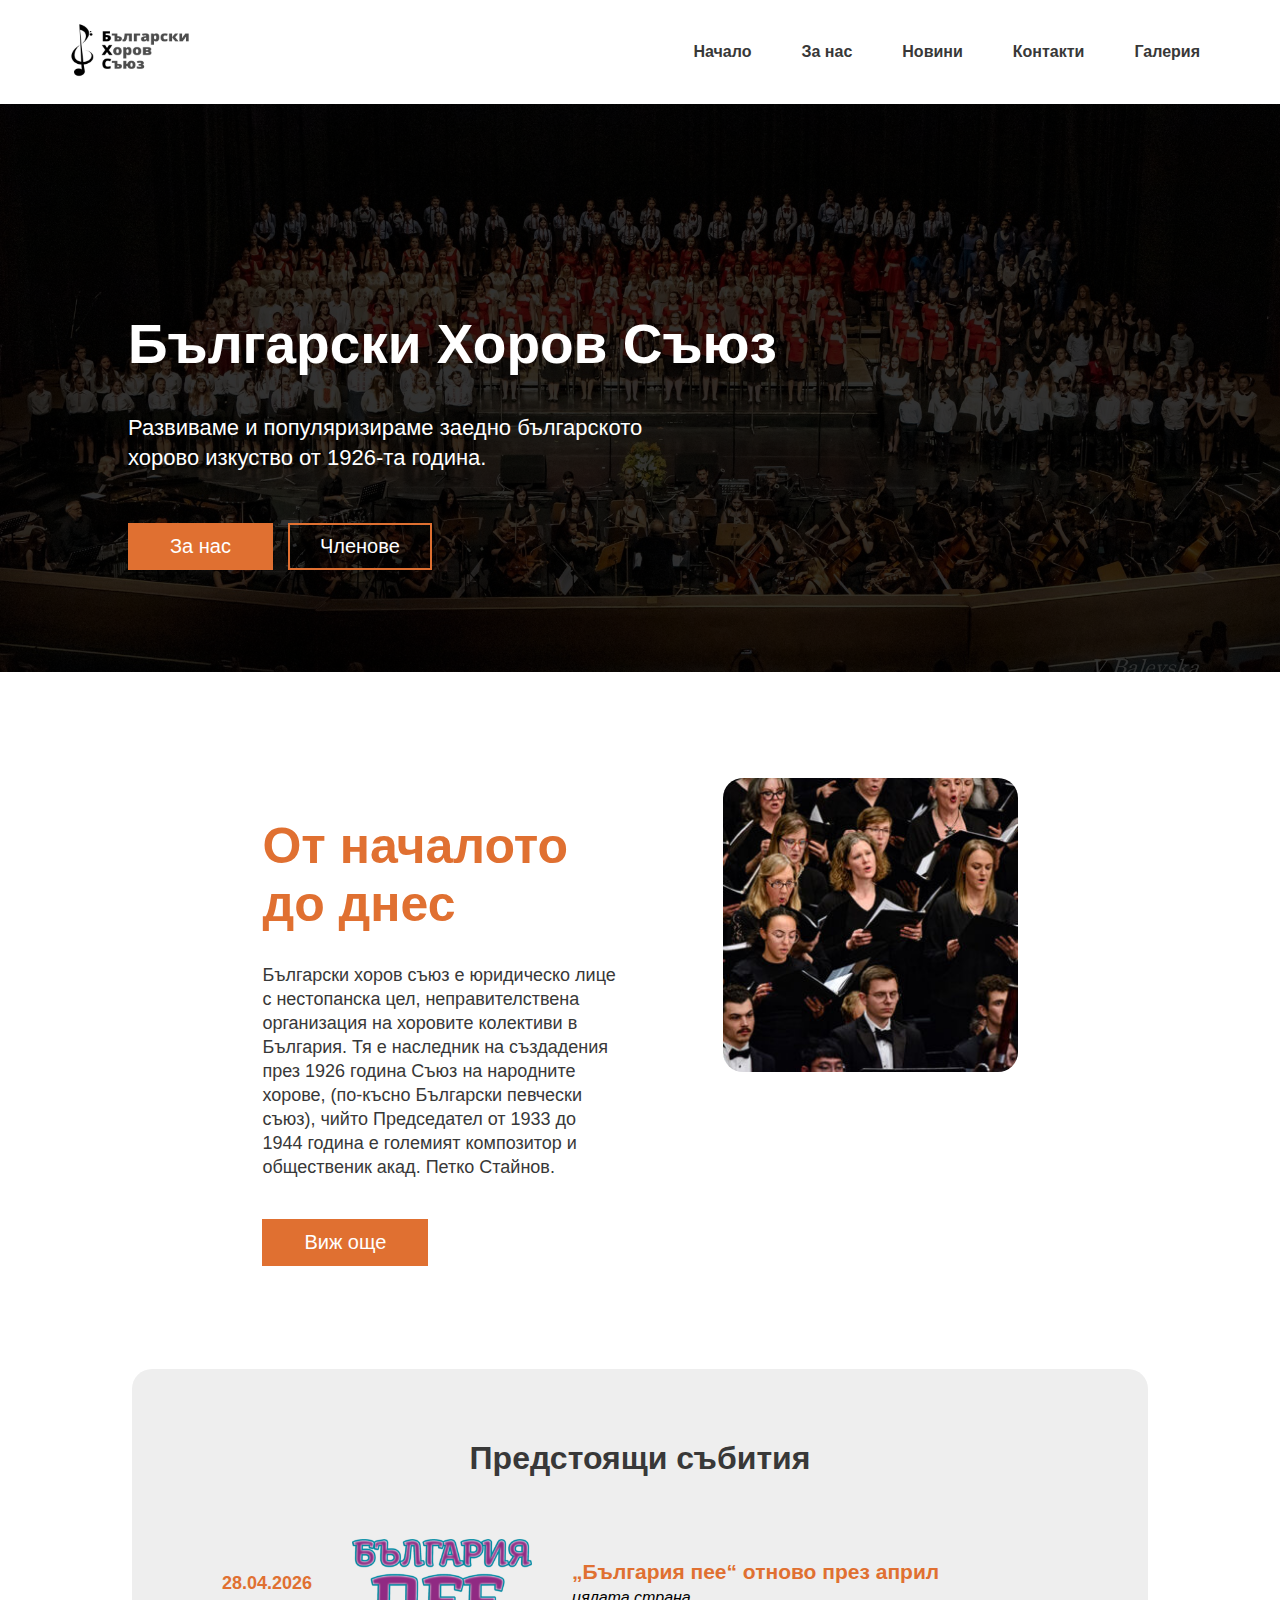
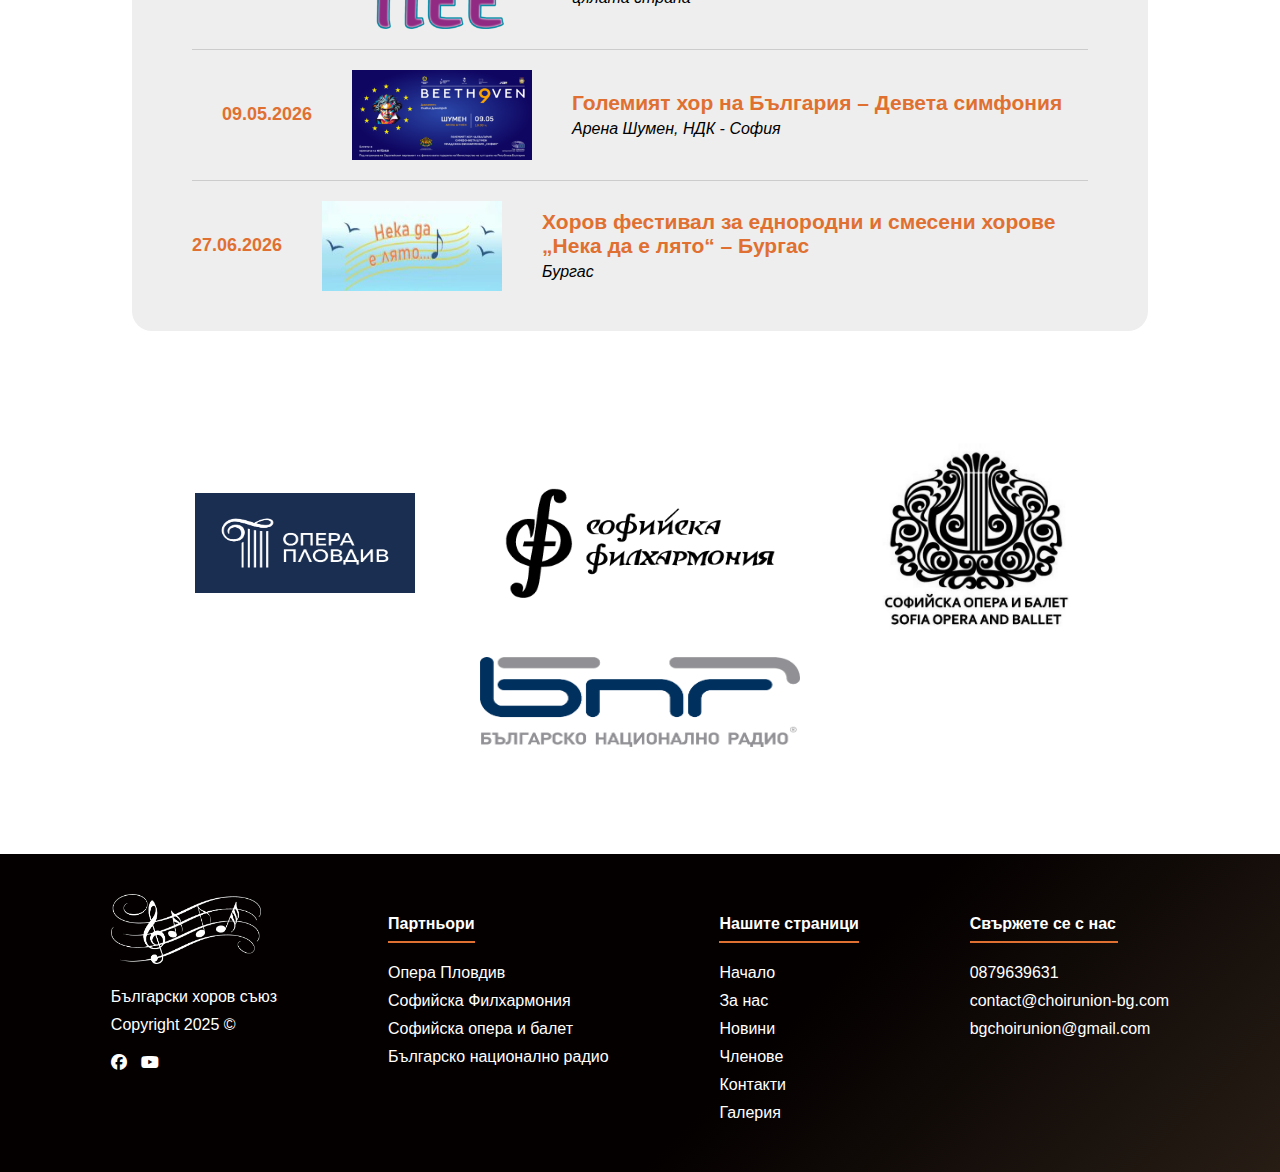
<file: index.html>
<!DOCTYPE html>
<html lang="en">
<head>
	<meta charset="UTF-8">
	<meta name="viewport" content="width=device-width, initial-scale=1.0">
	<meta name="description" content="Официален сайт на Български хоров съюз. Обединяваме и развиваме хоровата общност в България чрез фестивали, обучения и съхранение на музикалните традиции.">
	<title>Български хоров съюз</title>
	<link rel="stylesheet" href="style.css">
	<link rel="stylesheet" href="https://cdnjs.cloudflare.com/ajax/libs/font-awesome/6.5.1/css/all.min.css">
	<link rel="icon" type="image/png" href="images/note_icon.png">
</head>
<body>
	<div class="nav-bar">
		<a href="index.html"><img src="images/logo.jpg" alt="Български Хоров Съюз лого" class="logo"></a>
		<ul class="menu">
			<li class="menu-item"><a href="index.html" class="menu-link">Начало</a></li>
			<li class="menu-item"><a href="zanas.html" class="menu-link">За нас</a></li>
			<li class="menu-item"><a href="novini.html" class="menu-link">Новини</a></li>
			<li class="menu-item"><a href="kontakti.html" class="menu-link">Контакти</a></li>
			<li class="menu-item"><a href="galeriq.html" class="menu-link">Галерия</a></li>
		</ul>
	</div>
	<div class="hero-section">
		<img src="images/background-img3.jpg" alt="Български Хоров Съюз" class="hero-img">
		<div class="hero-text">
			<h1 class="hero-title">Български Хоров Съюз</h1>
			<p class="hero-paragraph">Развиваме и популяризираме заедно българското<br>хорово изкуство от 1926-та година.</p>
			<div class="hero-buttons">
				<a href="zanas.html"><input type="button" value="За нас" class="hero-button1"></a>
				<a href="chlenove.html"><input type="button" value="Членове" class="hero-button2"></a>
			</div>
		</div>
	</div>
	<div class="first-section">
		<div class="first-left">
			<h1 class="first-title">От началото до днес</h1>
			<p class="first-paragraph">Български хоров съюз е юридическо лице с нестопанска цел, неправителствена организация на хоровите колективи в България. Тя е наследник на създадения през 1926 година Съюз на народните хорове, (по-късно Български певчески съюз), чийто Председател от 1933 до 1944 година е големият композитор и общественик акад. Петко Стайнов.</p>
			<a href="zanas.html"><input type="button" value="Виж още" class="first-button"></a>
		</div>
		<img src="images/choir-img.jpg" alt="Хор" class="first-right-img">
	</div>
	<div class="second-section">
		<h1 class="predstoqshti-title">Предстоящи събития</h1>
		<div class="predstoqshti-row">
			<div class="date">
				<p class="subitie-date">28.04.2026</p>
			</div>
			<img src="images/plakat-2.png" alt="България пее" class="predstoqshti-img">
			<div class="predstoqshti-col3">
				<p class="subitie-title">„България пее“ отново през април</p>
				<p class="subitie-location"><i>цялата страна</i></p>
			</div>
		</div>
		<hr>
		<div class="predstoqshti-row">
			<div class="date">
				<p class="subitie-date">09.05.2026</p>
			</div>
			<img src="images/beethoven.png" alt="Девета симфония" class="predstoqshti-img">
			<div class="predstoqshti-col3">
				<p class="subitie-title">Големият хор на България – Девета симфония</p>
				<p class="subitie-location"><i>Арена Шумен, НДК - София</i></p>
			</div>
		</div>
		<hr>
		<div class="predstoqshti-row">
			<div class="date">
				<p class="subitie-date">27.06.2026</p>
			</div>
			<img src="images/neka-da-e-lqto.jpg" alt="Нека да е лято" class="predstoqshti-img">
			<div class="predstoqshti-col3">
				<p class="subitie-title">Хоров фестивал за еднородни и смесени хорове „Нека да е лято“ – Бургас</p>
				<p class="subitie-location"><i>Бургас</i></p>
			</div>
		</div>
	</div>
	<div class="third-section">
		<a href="https://operaplovdiv.bg/" target="_blank"><img src="images/opera-plovdiv.png" alt="Опера Пловдив" width="220px" height="100px"></a>
		<a href="https://sofiaphilharmonic.com/" target="_blank"><img src="images/sofiiska-filharmoniq.png" alt="Софийска Филхармония" width="270px" height="110px"></a>
		<a href="https://www.operasofia.bg/" target="_blank"><img src="images/sofiiska-opera-i-balet.jpg" alt="Софийска опера и балет" width="220px" height="220px"></a>
		<a href="https://bnr.bg/" target="_blank"><img src="images/bnr.png" alt="Българско Национално Радио" width="320px" height="90px"></a>
	</div>

	<div class="footer">
		<div class="sec-1">
			<img src="images/notes.png" alt="ноти" class="footer-logo">
			<div class="copyright">
				<p class="copyright-text">Български хоров съюз</p>
				<p class="copyright-text">Copyright 2025 &copy;</p>
			</div>
			<div class="footer-socials">
				<a href="https://www.facebook.com/bgchoirunion/?locale=bg_BG" target="_blaknk" id="facebook"><i class="fa-brands fa-facebook"></i></a>
				<a href="https://www.youtube.com/channel/UC4rZUtNsXGR4w4XXzXcRNqg" target="_blaknk" id="youtube"><i class="fa-brands fa-youtube"></i></a>
			</div>
		</div>

		<div class="sec-2">
			<h4 class="footer-titles" id="partniori-text">Партньори</h4>
			<div class="partniori">
				<a href="https://operaplovdiv.bg/" target="_blank" class="footer-link">Опера Пловдив<a>
				<a href="https://sofiaphilharmonic.com/" target="_blank" class="footer-link">Софийска Филхармония</a>
				<a href="https://www.operasofia.bg/" target="_blank" class="footer-link">Софийска опера и балет</a>
				<a href="https://bnr.bg/" target="_blank" class="footer-link">Българско национално радио</a>
			</div>
		</div>

		<div class="sec-3">
			<h4 class="footer-titles">Нашите страници</h4>
			<div class="stranici">
				<a href="index.html" class="footer-link">Начало</a>
				<a href="zanas.html" class="footer-link">За нас</a>
				<a href="novini.html" class="footer-link">Новини</a>
				<a href="chlenove.html" class="footer-link">Членове</a>
				<a href="kontakti.html" class="footer-link">Контакти</a>
				<a href="galeriq.html" class="footer-link">Галерия</a>
			</div>
		</div>

		<div class="sec-4">
			<h4 class="footer-titles" id="kontakti-text">Свържете се с нас</h4>
			<div class="kontakti">
				<p class="copyright-text">0879639631</p>
				<p class="copyright-text">contact@choirunion-bg.com</p>
				<p class="copyright-text">bgchoirunion@gmail.com</p>
			</div>
		</div>
	</div>
</body>
</html>
</file>
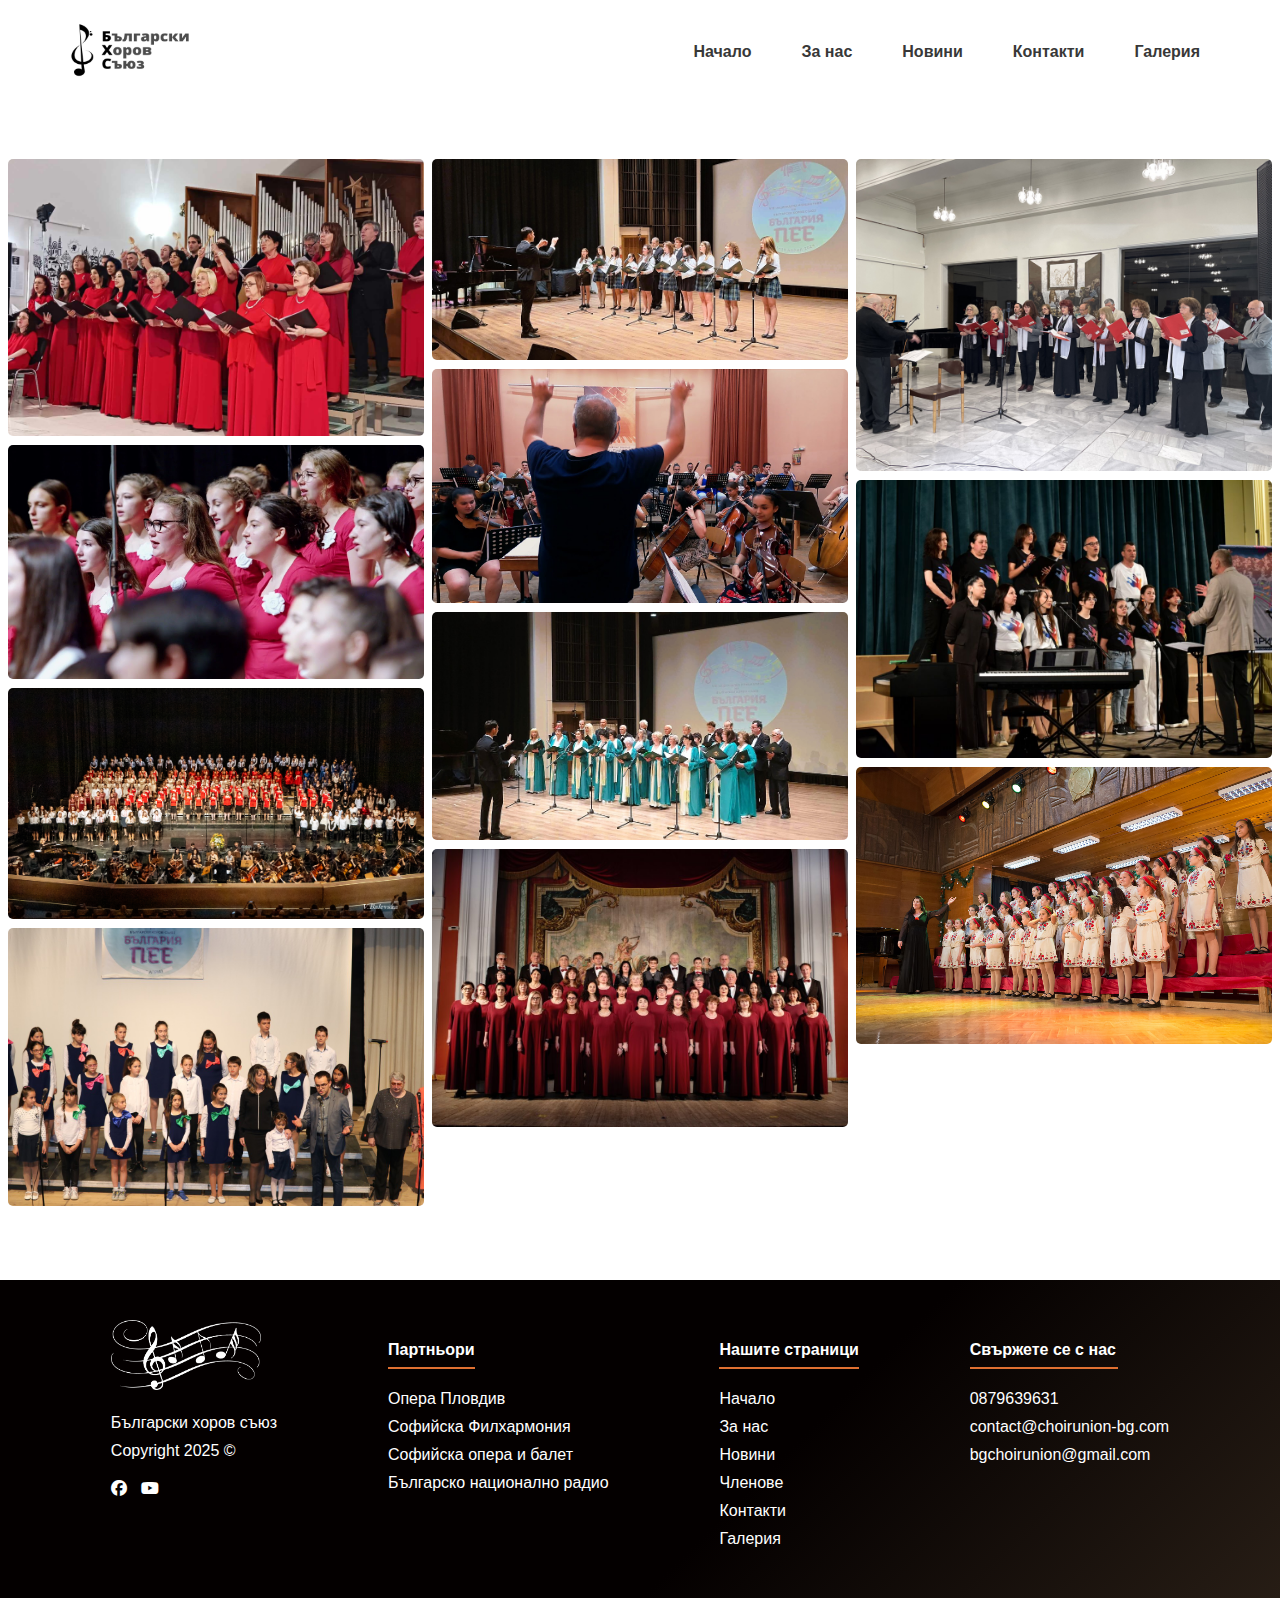
<file: galeriq.html>
<!DOCTYPE html>
<html lang="en">
<head>
	<meta charset="UTF-8">
	<meta name="viewport" content="width=device-width, initial-scale=1.0">
	<meta name="description" content="Разгледайте галерията на Българския хоров съюз. Уловени моменти от концерти, национални събори и прегледи на хоровото изкуство в България от 1926 г. до днес.">
	<title>Галерия | Български хоров съюз</title>
	<link rel="stylesheet" href="style.css">
	<link rel="stylesheet" href="https://cdnjs.cloudflare.com/ajax/libs/font-awesome/6.5.1/css/all.min.css">
	<link rel="icon" type="image/png" href="images/note_icon.png">
</head>
<body>
	<div class="nav-bar">
		<a href="index.html"><img src="images/logo.jpg" alt="Български Хоров Съюз лого" class="logo"></a>
		<ul class="menu">
			<li class="menu-item"><a href="index.html" class="menu-link">Начало</a></li>
			<li class="menu-item"><a href="zanas.html" class="menu-link">За нас</a></li>
			<li class="menu-item"><a href="novini.html" class="menu-link">Новини</a></li>
			<li class="menu-item"><a href="kontakti.html" class="menu-link">Контакти</a></li>
			<li class="menu-item"><a href="galeriq.html" class="menu-link">Галерия</a></li>
		</ul>
	</div>

	<div class="full-img" id="full-img1">
		<img id="full-img2" src="images/galeriq1.jpg" alt="България пее" />
		<span onclick="closeImg()">x</span>
	</div>

	<div class="galeriq">
		<div class="galeriq-row">
  			<div class="galeriq-column">
    			<img class="galeriq-img" src="images/galeriq1.jpg" alt="България пее" onclick="openImg(this.src)"/>

    			<img class="galeriq-img" src="images/galeriq2.jpg" alt="Български Хоров Съюз" onclick="openImg(this.src)"/>

    			<img class="galeriq-img" src="images/galeriq3.jpg" alt="Български Хоров Съюз" onclick="openImg(this.src)"/>

    			<img class="galeriq-img" src="images/galeriq4.jpg" alt="България пее" onclick="openImg(this.src)"/>
  			</div>
  			<div class="galeriq-column">
    			<img class="galeriq-img" src="images/galeriq5.jpg" alt="България пее" onclick="openImg(this.src)"/>

    			<img class="galeriq-img" src="images/galeriq6.jpg" alt="Български Хоров Съюз" onclick="openImg(this.src)"/>

    			<img class="galeriq-img" src="images/galeriq7.jpg" alt="Младежки хор Развитие и Смесен хор Орфей" onclick="openImg(this.src)"/>

    			<img class="galeriq-img" src="images/galeriq11.jpg" alt="Български Хоров Съюз" onclick="openImg(this.src)"/>
  			</div>
  			<div class="galeriq-column">
    			<img class="galeriq-img" src="images/galeriq8.jpg" alt="Български Хоров Съюз" onclick="openImg(this.src)"/>

    			<img class="galeriq-img" src="images/galeriq9.jpg" alt="България пее" onclick="openImg(this.src)"/>

    			<img class="galeriq-img" src="images/galeriq10.jpg" alt="България пее" onclick="openImg(this.src)"/>
  			</div>
		</div>
	</div>

	<div class="footer">
		<div class="sec-1">
			<img src="images/notes.png" alt="ноти" class="footer-logo">
			<div class="copyright">
				<p class="copyright-text">Български хоров съюз</p>
				<p class="copyright-text">Copyright 2025 &copy;</p>
			</div>
			<div class="footer-socials">
				<a href="https://www.facebook.com/bgchoirunion/?locale=bg_BG" target="_blaknk" id="facebook"><i class="fa-brands fa-facebook"></i></a>
				<a href="https://www.youtube.com/channel/UC4rZUtNsXGR4w4XXzXcRNqg" target="_blaknk" id="youtube"><i class="fa-brands fa-youtube"></i></a>
			</div>
		</div>

		<div class="sec-2">
			<h4 class="footer-titles" id="partniori-text">Партньори</h4>
			<div class="partniori">
				<a href="https://operaplovdiv.bg/" target="_blank" class="footer-link">Опера Пловдив<a>
				<a href="https://sofiaphilharmonic.com/" target="_blank" class="footer-link">Софийска Филхармония</a>
				<a href="https://www.operasofia.bg/" target="_blank" class="footer-link">Софийска опера и балет</a>
				<a href="https://bnr.bg/" target="_blank" class="footer-link">Българско национално радио</a>
			</div>
		</div>

		<div class="sec-3">
			<h4 class="footer-titles">Нашите страници</h4>
			<div class="stranici">
				<a href="index.html" class="footer-link">Начало</a>
				<a href="zanas.html" class="footer-link">За нас</a>
				<a href="novini.html" class="footer-link">Новини</a>
				<a href="chlenove.html" class="footer-link">Членове</a>
				<a href="kontakti.html" class="footer-link">Контакти</a>
				<a href="galeriq.html" class="footer-link">Галерия</a>
			</div>
		</div>

		<div class="sec-4">
			<h4 class="footer-titles" id="kontakti-text">Свържете се с нас</h4>
			<div class="kontakti">
				<p class="copyright-text">0879639631</p>
				<p class="copyright-text">contact@choirunion-bg.com</p>
				<p class="copyright-text">bgchoirunion@gmail.com</p>
			</div>
		</div>
	</div>

	<script>
		
		var fullimg1 = document.getElementById("full-img1");
		var fullimg2 = document.getElementById("full-img2");

		function openImg(img) {
			fullimg1.style.display = "flex";
			fullimg2.src = img;
		}

		function closeImg() {
			fullimg1.style.display = "none";
		}

	</script>

</body>
</html>
</file>
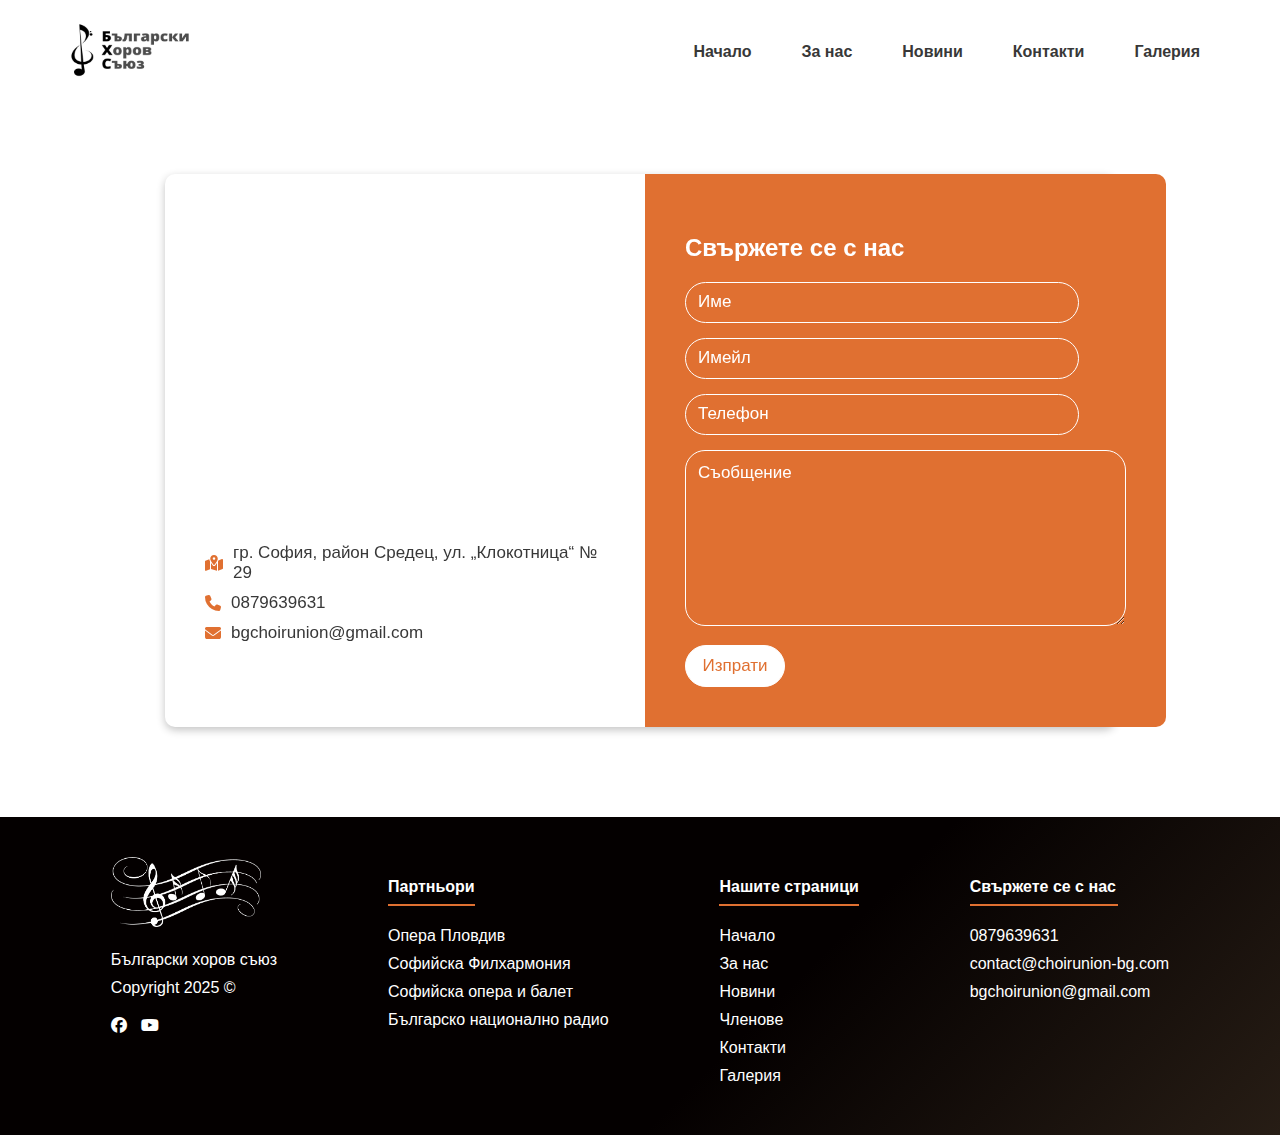
<file: kontakti.html>
<!DOCTYPE html>
<html lang="en">
<head>
	<meta charset="UTF-8">
	<meta name="viewport" content="width=device-width, initial-scale=1.0">
	<meta name="description" content="Свържете се с Българския хоров съюз. Информация за адрес, телефон и имейл за връзка с ръководството и регионалните представителства в страната.">
	<title>Контакти | Български хоров съюз</title>
	<link rel="stylesheet" href="style.css">
	<link rel="stylesheet" href="https://cdnjs.cloudflare.com/ajax/libs/font-awesome/6.5.1/css/all.min.css">
	<link rel="icon" type="image/png" href="images/note_icon.png">
</head>
<body>
	<div class="nav-bar">
		<a href="index.html"><img src="images/logo.jpg" alt="Български Хоров Съюз лого" class="logo"></a>
		<ul class="menu">
			<li class="menu-item"><a href="index.html" class="menu-link">Начало</a></li>
			<li class="menu-item"><a href="zanas.html" class="menu-link">За нас</a></li>
			<li class="menu-item"><a href="novini.html" class="menu-link">Новини</a></li>
			<li class="menu-item"><a href="kontakti.html" class="menu-link">Контакти</a></li>
			<li class="menu-item"><a href="galeriq.html" class="menu-link">Галерия</a></li>
		</ul>
	</div>

	<div class="contact">
		<div class="contact-info">
			<iframe src="https://www.google.com/maps/embed?pb=!1m18!1m12!1m3!1d2931.8089109558!2d23.31594651231971!3d42.70776677104229!2m3!1f0!2f0!3f0!3m2!1i1024!2i768!4f13.1!3m3!1m2!1s0x40aa855ef0cc13e1%3A0xb1332e7b3acc2997!2z0KHQvtGE0LjRjyDRhtC10L3RgtGK0YAsINGD0LsuIOKAntCa0LvQvtC60L7RgtC90LjRhtCw4oCcIDI5LCAxMjAyINCh0L7RhNC40Y8!5e0!3m2!1sbg!2sbg!4v1767307259501!5m2!1sbg!2sbg" width="400" height="250" style="border:0;" allowfullscreen="" loading="lazy" referrerpolicy="no-referrer-when-downgrade"></iframe>
			
			<div class="info-container">
				<div class="info">
					<i class="fa-solid fa-map-location-dot"></i>
					<p class="info-text">гр. София, район Средец, ул. „Клокотница“ № 29</p>
				</div>
				<div class="info">
					<i class="fa-solid fa-phone"></i>
					<p class="info-text">0879639631</p>
				</div>
				<div class="info">
					<i class="fa-solid fa-envelope"></i>
					<p class="info-text">bgchoirunion@gmail.com</p>
				</div>
			</div>
		</div>
		<div class="contact-form">
			<h2 class="contact-form-title">Свържете се с нас</h2>
			<form action="#">
				<input type="text" placeholder="Име" class="input" required>
				<input type="email" placeholder="Имейл" class="input" required>
				<input type="tel" placeholder="Телефон" class="input" required minlength="10">
				<textarea name="w3review" rows="10" cols="50" placeholder="Съобщение" id="textarea-input" required></textarea>
				<input type="submit" value="Изпрати" id="contact-button">
			</form>
		</div>
	</div>

	<div class="footer">
		<div class="sec-1">
			<img src="images/notes.png" alt="ноти" class="footer-logo">
			<div class="copyright">
				<p class="copyright-text">Български хоров съюз</p>
				<p class="copyright-text">Copyright 2025 &copy;</p>
			</div>
			<div class="footer-socials">
				<a href="https://www.facebook.com/bgchoirunion/?locale=bg_BG" target="_blaknk" id="facebook"><i class="fa-brands fa-facebook"></i></a>
				<a href="https://www.youtube.com/channel/UC4rZUtNsXGR4w4XXzXcRNqg" target="_blaknk" id="youtube"><i class="fa-brands fa-youtube"></i></a>
			</div>
		</div>

		<div class="sec-2">
			<h4 class="footer-titles" id="partniori-text">Партньори</h4>
			<div class="partniori">
				<a href="https://operaplovdiv.bg/" target="_blank" class="footer-link">Опера Пловдив<a>
				<a href="https://sofiaphilharmonic.com/" target="_blank" class="footer-link">Софийска Филхармония</a>
				<a href="https://www.operasofia.bg/" target="_blank" class="footer-link">Софийска опера и балет</a>
				<a href="https://bnr.bg/" target="_blank" class="footer-link">Българско национално радио</a>
			</div>
		</div>

		<div class="sec-3">
			<h4 class="footer-titles">Нашите страници</h4>
			<div class="stranici">
				<a href="index.html" class="footer-link">Начало</a>
				<a href="zanas.html" class="footer-link">За нас</a>
				<a href="novini.html" class="footer-link">Новини</a>
				<a href="chlenove.html" class="footer-link">Членове</a>
				<a href="kontakti.html" class="footer-link">Контакти</a>
				<a href="galeriq.html" class="footer-link">Галерия</a>
			</div>
		</div>

		<div class="sec-4">
			<h4 class="footer-titles" id="kontakti-text">Свържете се с нас</h4>
			<div class="kontakti">
				<p class="copyright-text">0879639631</p>
				<p class="copyright-text">contact@choirunion-bg.com</p>
				<p class="copyright-text">bgchoirunion@gmail.com</p>
			</div>
		</div>
	</div>
</body>
</html>
</file>
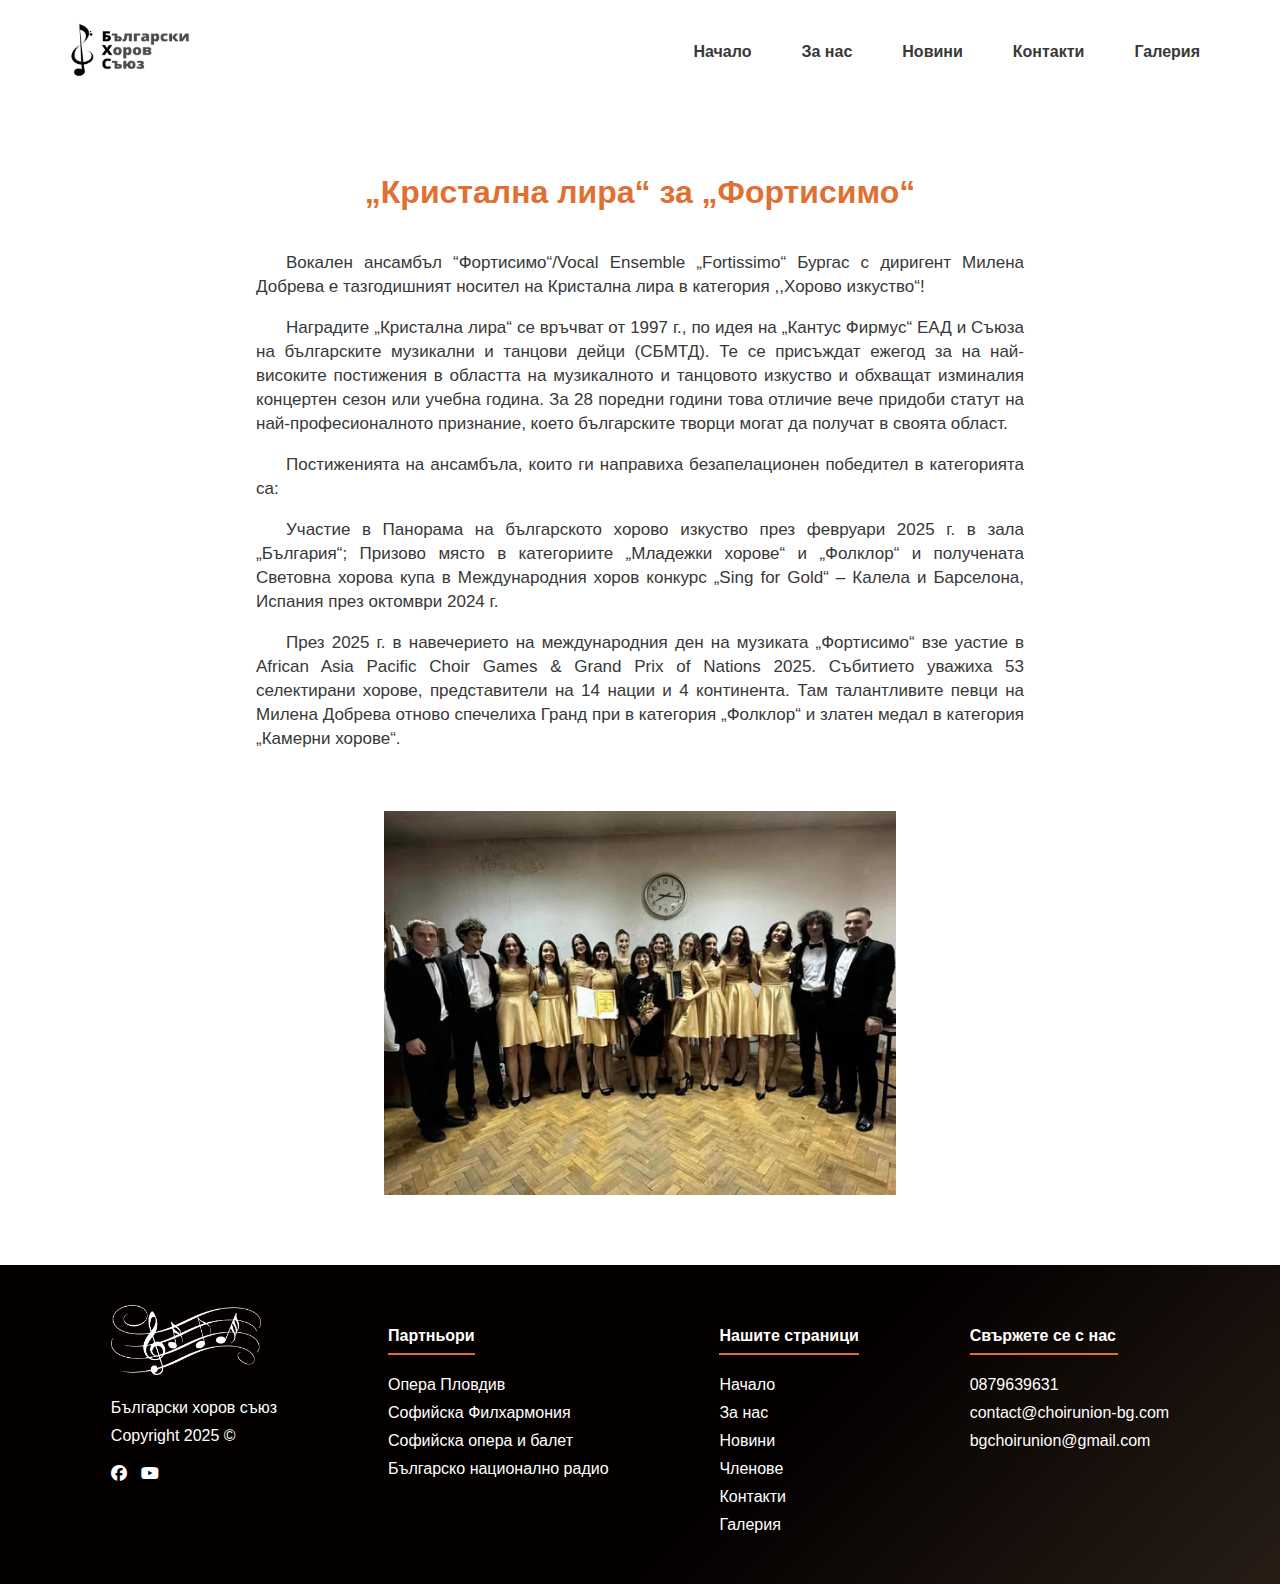
<file: kristalna_lira.html>
<!DOCTYPE html>
<html lang="en">
<head>
	<meta charset="UTF-8">
	<meta name="viewport" content="width=device-width, initial-scale=1.0">
	<meta name="description" content="Вокален ансамбъл “Фортисимо“/Vocal Ensemble „Fortissimo“ Бургас с диригент Милена Добрева е тазгодишният носител на Кристална лира в категория ,,Хорово изкуство“!">
	<title>„Кристална лира“ за „Фортисимо“</title>
	<link rel="stylesheet" href="style.css">
	<link rel="stylesheet" href="https://cdnjs.cloudflare.com/ajax/libs/font-awesome/6.5.1/css/all.min.css">
	<link rel="icon" type="image/png" href="images/note_icon.png">
</head>
<body>
	<div class="nav-bar">
		<a href="index.html"><img src="images/logo.jpg" alt="Български Хоров Съюз лого" class="logo"></a>
		<ul class="menu">
			<li class="menu-item"><a href="index.html" class="menu-link">Начало</a></li>
			<li class="menu-item"><a href="zanas.html" class="menu-link">За нас</a></li>
			<li class="menu-item"><a href="novini.html" class="menu-link">Новини</a></li>
			<li class="menu-item"><a href="kontakti.html" class="menu-link">Контакти</a></li>
			<li class="menu-item"><a href="galeriq.html" class="menu-link">Галерия</a></li>
		</ul>
	</div>

	<div class="novina">
		<h1 class="novina-title">„Кристална лира“ за „Фортисимо“</h1>
		<p class="novina-text">Вокален ансамбъл “Фортисимо“/Vocal Ensemble „Fortissimo“ Бургас с диригент Милена Добрева е тазгодишният носител на Кристална лира в категория ,,Хорово изкуство“!</p>
		<p class="novina-text">Наградите „Кристална лира“ се връчват  от 1997 г., по идея на  „Кантус Фирмус“ ЕАД и Съюза на българските музикални и танцови дейци (СБМТД). Те се присъждат ежегод  за  на най-високите постижения в областта на музикалното и танцовото изкуство и обхващат изминалия концертен сезон или учебна година. За 28 поредни години това отличие вече придоби статут на най-професионалното признание, което българските творци могат да получат в своята област.</p>
		<p class="novina-text">Постиженията на ансамбъла, които ги направиха безапелационен победител в категорията са:</p>
		<p class="novina-text">Участие в Панорама на българското хорово изкуство през февруари 2025 г. в зала „България“; Призово място в категориите „Младежки хорове“ и „Фолклор“ и получената Световна хорова купа в Международния хоров конкурс „Sing for Gold“ – Калела и Барселона, Испания през октомври 2024 г.</p>
		<p class="novina-text">През 2025 г. в навечерието на международния ден на музиката „Фортисимо“ взе уастие в African Asia Pacific Choir Games & Grand Prix of Nations 2025. Събитието уважиха 53 селектирани хорове, представители на 14 нации и 4 континента. Там талантливите певци на Милена Добрева отново спечелиха Гранд при в категория „Фолклор“ и златен медал в категория „Камерни хорове“.</p>
		<img src="images/kristalna-lira.jpg" alt="Фортисимо" class="novina-img">
	</div>

	<div class="footer">
		<div class="sec-1">
			<img src="images/notes.png" alt="ноти" class="footer-logo">
			<div class="copyright">
				<p class="copyright-text">Български хоров съюз</p>
				<p class="copyright-text">Copyright 2025 &copy;</p>
			</div>
			<div class="footer-socials">
				<a href="https://www.facebook.com/bgchoirunion/?locale=bg_BG" target="_blaknk" id="facebook"><i class="fa-brands fa-facebook"></i></a>
				<a href="https://www.youtube.com/channel/UC4rZUtNsXGR4w4XXzXcRNqg" target="_blaknk" id="youtube"><i class="fa-brands fa-youtube"></i></a>
			</div>
		</div>

		<div class="sec-2">
			<h4 class="footer-titles" id="partniori-text">Партньори</h4>
			<div class="partniori">
				<a href="https://operaplovdiv.bg/" target="_blank" class="footer-link">Опера Пловдив<a>
				<a href="https://sofiaphilharmonic.com/" target="_blank" class="footer-link">Софийска Филхармония</a>
				<a href="https://www.operasofia.bg/" target="_blank" class="footer-link">Софийска опера и балет</a>
				<a href="https://bnr.bg/" target="_blank" class="footer-link">Българско национално радио</a>
			</div>
		</div>

		<div class="sec-3">
			<h4 class="footer-titles">Нашите страници</h4>
			<div class="stranici">
				<a href="index.html" class="footer-link">Начало</a>
				<a href="zanas.html" class="footer-link">За нас</a>
				<a href="novini.html" class="footer-link">Новини</a>
				<a href="chlenove.html" class="footer-link">Членове</a>
				<a href="kontakti.html" class="footer-link">Контакти</a>
				<a href="galeriq.html" class="footer-link">Галерия</a>
			</div>
		</div>

		<div class="sec-4">
			<h4 class="footer-titles" id="kontakti-text">Свържете се с нас</h4>
			<div class="kontakti">
				<p class="copyright-text">0879639631</p>
				<p class="copyright-text">contact@choirunion-bg.com</p>
				<p class="copyright-text">bgchoirunion@gmail.com</p>
			</div>
		</div>
	</div>
</body>
</html>
</file>
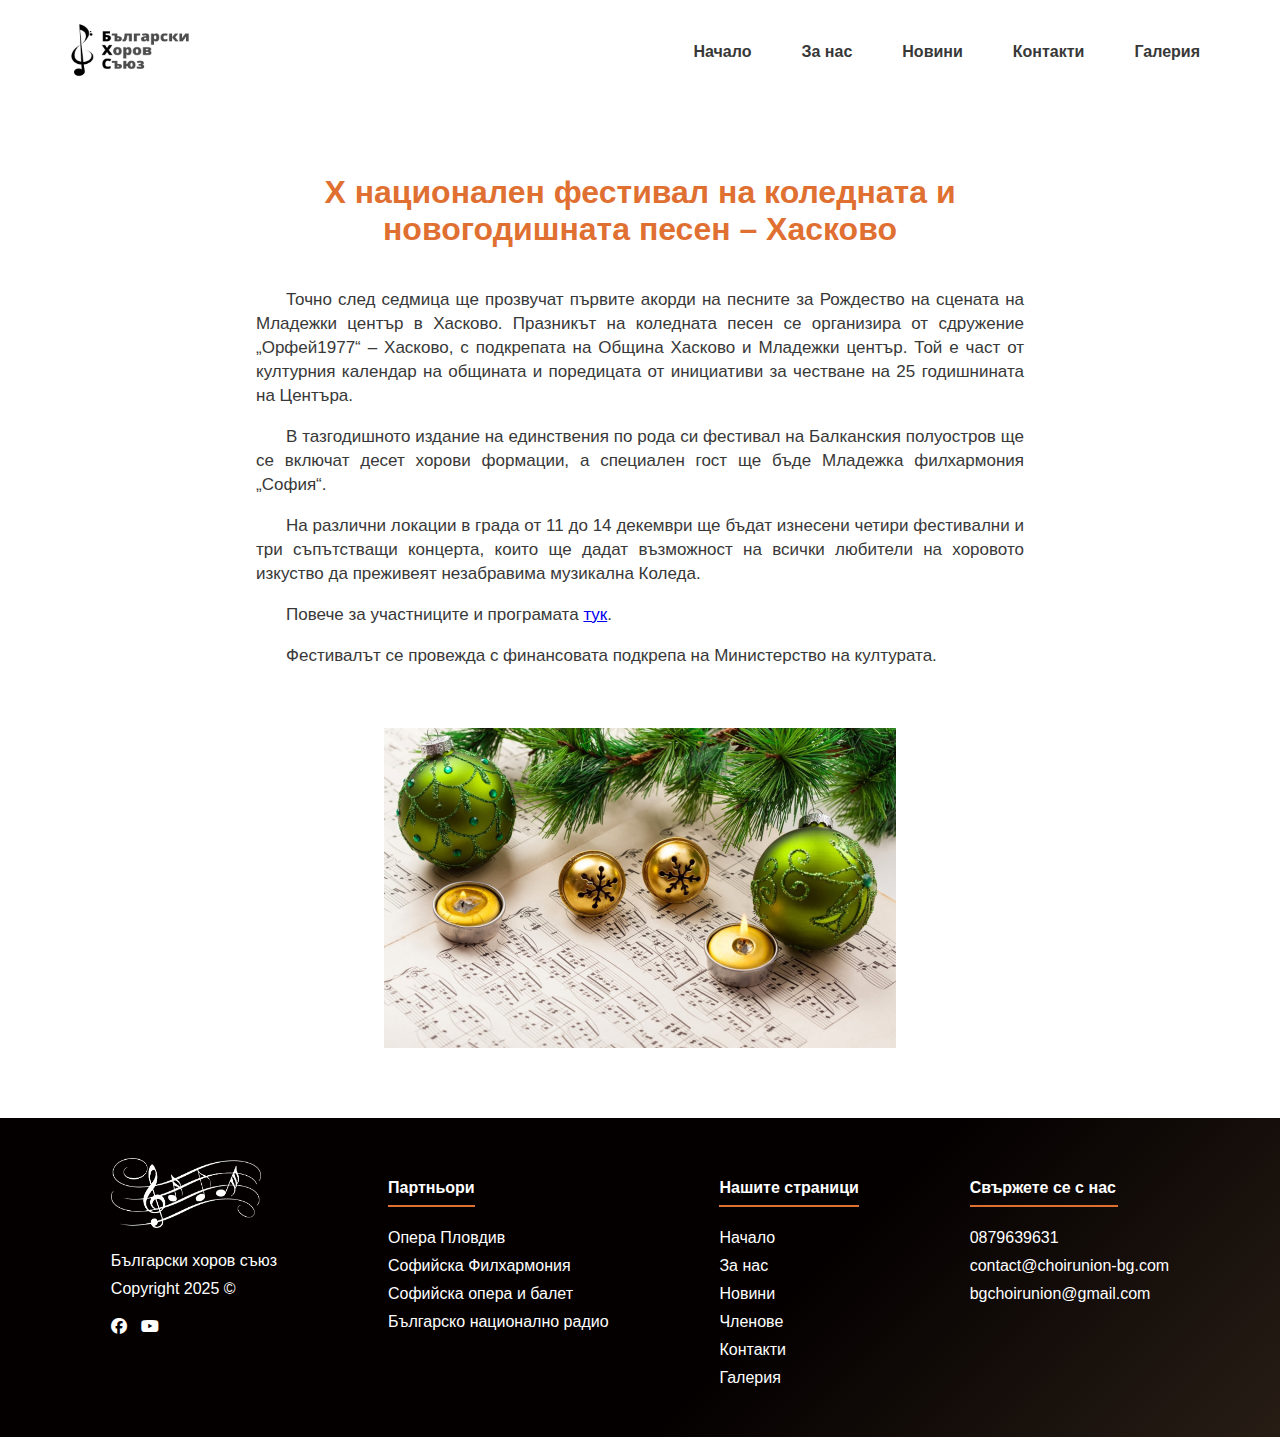
<file: nacionalen_festival.html>
<!DOCTYPE html>
<html lang="en">
<head>
	<meta charset="UTF-8">
	<meta name="viewport" content="width=device-width, initial-scale=1.0">
	<meta name="description" content="В тазгодишното издание на единствения по рода си фестивал на Балканския полуостров ще се включат десет хорови формации, а специален гост ще бъде Младежка филхармония „София“.">
	<title>X национален фестивал на коледната и новогодишната песен – Хасково</title>
	<link rel="stylesheet" href="style.css">
	<link rel="stylesheet" href="https://cdnjs.cloudflare.com/ajax/libs/font-awesome/6.5.1/css/all.min.css">
	<link rel="icon" type="image/png" href="images/note_icon.png">
</head>
<body>
	<div class="nav-bar">
		<a href="index.html"><img src="images/logo.jpg" alt="Български Хоров Съюз лого" class="logo"></a>
		<ul class="menu">
			<li class="menu-item"><a href="index.html" class="menu-link">Начало</a></li>
			<li class="menu-item"><a href="zanas.html" class="menu-link">За нас</a></li>
			<li class="menu-item"><a href="novini.html" class="menu-link">Новини</a></li>
			<li class="menu-item"><a href="kontakti.html" class="menu-link">Контакти</a></li>
			<li class="menu-item"><a href="galeriq.html" class="menu-link">Галерия</a></li>
		</ul>
	</div>

	<div class="novina">
		<h1 class="novina-title">X национален фестивал на коледната и новогодишната песен – Хасково</h1>
		<p class="novina-text">Точно след седмица ще прозвучат първите акорди на песните за Рождество на сцената на Младежки център в Хасково. Празникът на коледната песен се организира от сдружение „Орфей1977“ – Хасково, с подкрепата на Община Хасково и Младежки център. Той е част от културния календар на общината и поредицата от инициативи за честване на 25 годишнината на Центъра.</p>
		<p class="novina-text">В тазгодишното издание на единствения по рода си фестивал на Балканския полуостров ще се включат десет хорови формации, а специален гост ще бъде Младежка филхармония „София“.</p>
		<p class="novina-text">На различни локации в града от 11 до 14 декември  ще бъдат изнесени четири фестивални  и три съпътстващи концерта, които ще дадат възможност на всички любители на хоровото изкуство да преживеят незабравима музикална Коледа.</p>
		<p class="novina-text">Повече за участниците и програмата <a href="https://www.youtube.com/watch?v=YKED2RIoKpI">тук</a>.</p>
		<p class="novina-text">Фестивалът се провежда с финансовата подкрепа на Министерство на културата.</p>
		<img src="images/carols-bells-1.jpg" alt="национален фестивал на коледната и новогодишната песен" class="novina-img">
	</div>

	<div class="footer">
		<div class="sec-1">
			<img src="images/notes.png" alt="ноти" class="footer-logo">
			<div class="copyright">
				<p class="copyright-text">Български хоров съюз</p>
				<p class="copyright-text">Copyright 2025 &copy;</p>
			</div>
			<div class="footer-socials">
				<a href="https://www.facebook.com/bgchoirunion/?locale=bg_BG" target="_blaknk" id="facebook"><i class="fa-brands fa-facebook"></i></a>
				<a href="https://www.youtube.com/channel/UC4rZUtNsXGR4w4XXzXcRNqg" target="_blaknk" id="youtube"><i class="fa-brands fa-youtube"></i></a>
			</div>
		</div>

		<div class="sec-2">
			<h4 class="footer-titles" id="partniori-text">Партньори</h4>
			<div class="partniori">
				<a href="https://operaplovdiv.bg/" target="_blank" class="footer-link">Опера Пловдив<a>
				<a href="https://sofiaphilharmonic.com/" target="_blank" class="footer-link">Софийска Филхармония</a>
				<a href="https://www.operasofia.bg/" target="_blank" class="footer-link">Софийска опера и балет</a>
				<a href="https://bnr.bg/" target="_blank" class="footer-link">Българско национално радио</a>
			</div>
		</div>

		<div class="sec-3">
			<h4 class="footer-titles">Нашите страници</h4>
			<div class="stranici">
				<a href="index.html" class="footer-link">Начало</a>
				<a href="zanas.html" class="footer-link">За нас</a>
				<a href="novini.html" class="footer-link">Новини</a>
				<a href="chlenove.html" class="footer-link">Членове</a>
				<a href="kontakti.html" class="footer-link">Контакти</a>
				<a href="galeriq.html" class="footer-link">Галерия</a>
			</div>
		</div>

		<div class="sec-4">
			<h4 class="footer-titles" id="kontakti-text">Свържете се с нас</h4>
			<div class="kontakti">
				<p class="copyright-text">0879639631</p>
				<p class="copyright-text">contact@choirunion-bg.com</p>
				<p class="copyright-text">bgchoirunion@gmail.com</p>
			</div>
		</div>
	</div>
</body>
</html>
</file>
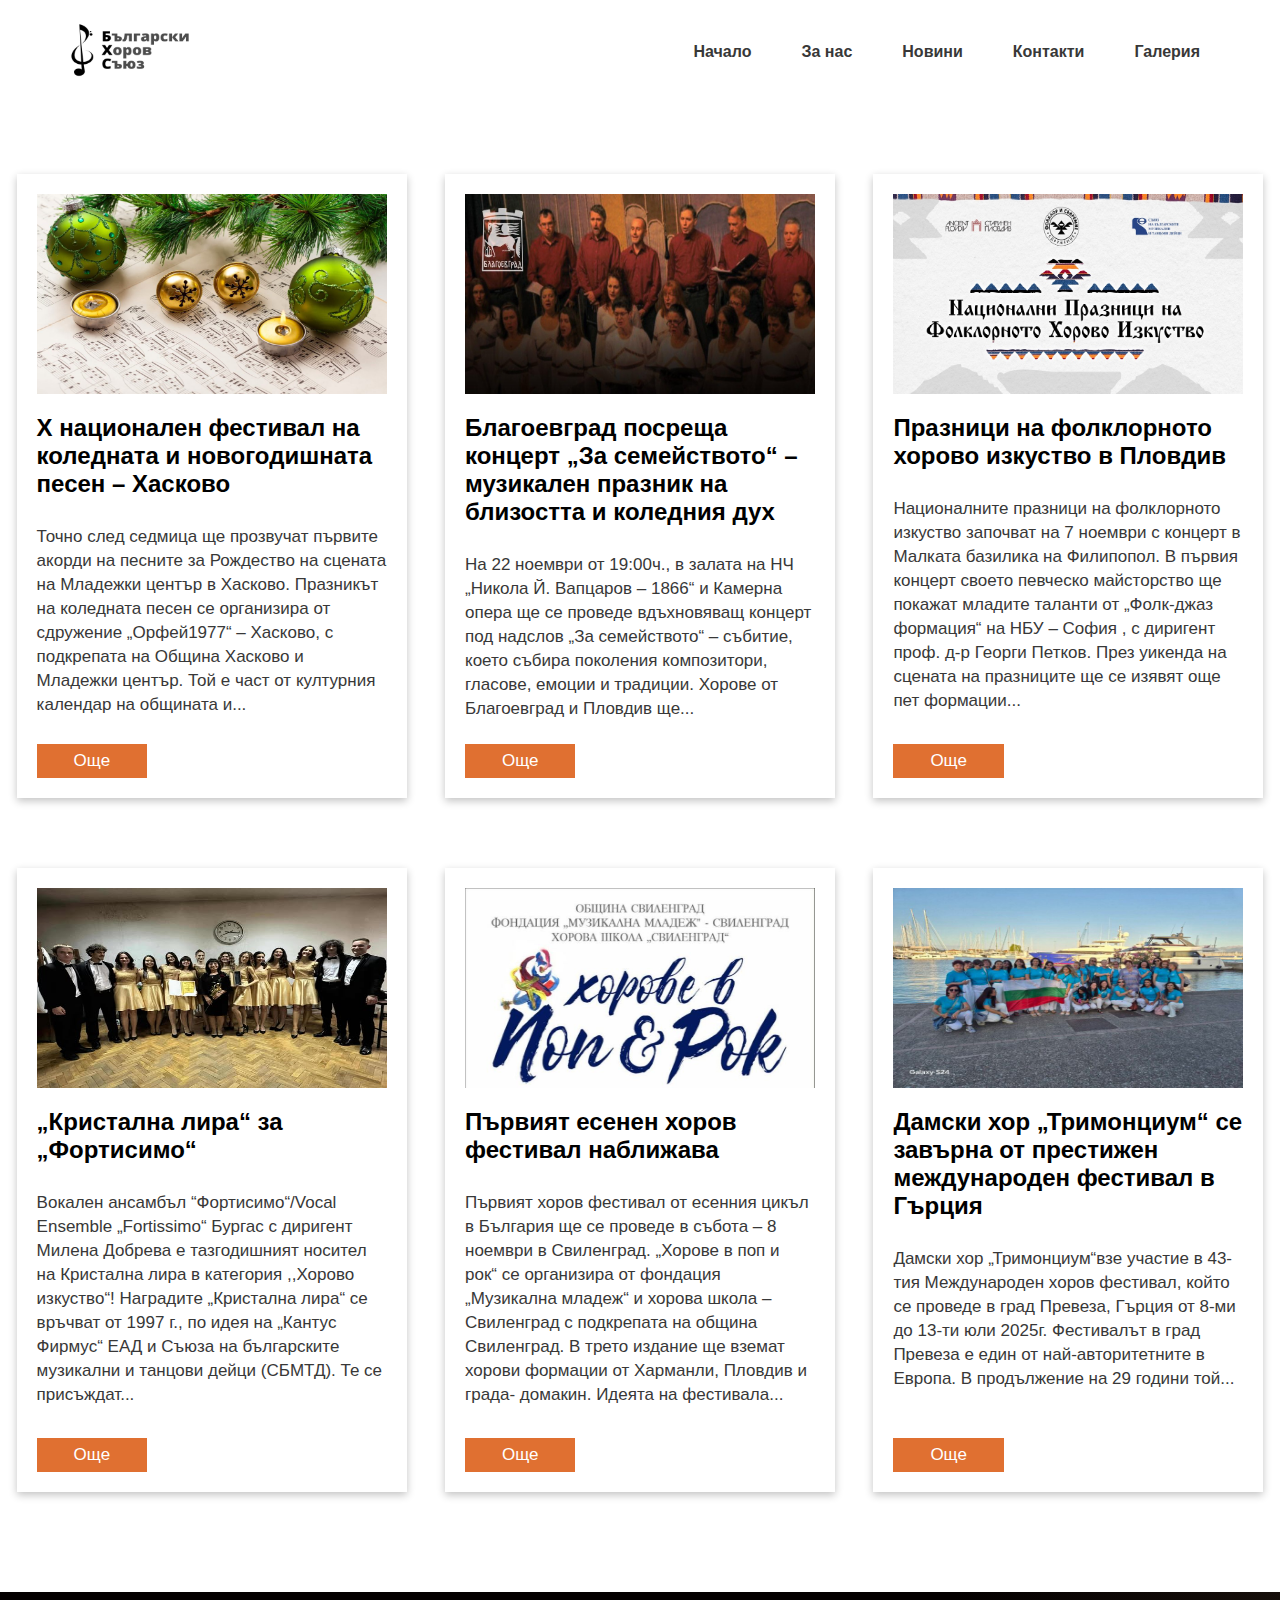
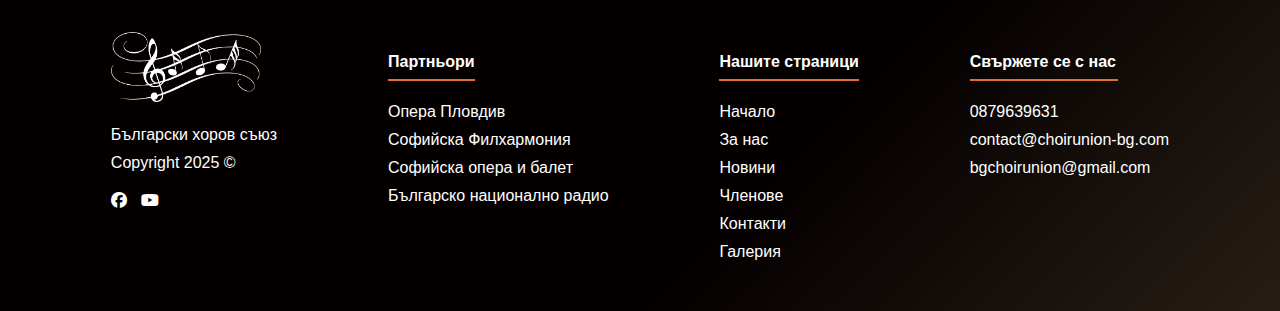
<file: novini.html>
<!DOCTYPE html>
<html lang="en">
<head>
	<meta charset="UTF-8">
	<meta name="viewport" content="width=device-width, initial-scale=1.0">
	<meta name="description" content="Актуална информация за предстоящи концерти, конкурси, фестивали и събития от света на хоровото пеене. Бъдете в крак с новините от Българския хоров съюз.">
	<title>Новини | Български хоров съюз</title>
	<link rel="stylesheet" href="style.css">
	<link rel="stylesheet" href="https://cdnjs.cloudflare.com/ajax/libs/font-awesome/6.5.1/css/all.min.css">
	<link rel="icon" type="image/png" href="images/note_icon.png">
</head>
<body>
	<div class="nav-bar">
		<a href="index.html"><img src="images/logo.jpg" alt="Български Хоров Съюз лого" class="logo"></a>
		<ul class="menu">
			<li class="menu-item"><a href="index.html" class="menu-link">Начало</a></li>
			<li class="menu-item"><a href="zanas.html" class="menu-link">За нас</a></li>
			<li class="menu-item"><a href="novini.html" class="menu-link">Новини</a></li>
			<li class="menu-item"><a href="kontakti.html" class="menu-link">Контакти</a></li>
			<li class="menu-item"><a href="galeriq.html" class="menu-link">Галерия</a></li>
		</ul>
	</div>

	<div class="novini-section">
		<div class="news">
			<div class="container">
				<div class="news-container">
					<img src="images/carols-bells-1.jpg" alt="национален фестивал на коледната и новогодишната песен" class="news-img">
					<h2 class="news-title">X национален фестивал на коледната и новогодишната песен – Хасково</h2>
					<p class="news-paragraph">Точно след седмица ще прозвучат първите акорди на песните за Рождество на сцената на Младежки център в Хасково. Празникът на коледната песен се организира от сдружение „Орфей1977“ – Хасково, с подкрепата на Община Хасково и Младежки център. Той е част от културния календар на общината и...</p>
				</div>
				<a href="nacionalen_festival.html"><input type="button" value="Още" class="novini-button"></a>
			</div>
			<div class="container">
				<div class="news-container">
					<img src="images/koncert-blagoevgrad.jpg" alt="За семейството" class="news-img">
					<h2 class="news-title">Благоевград посреща концерт „За семейството“ – музикален празник на близостта и коледния дух</h2>
					<p class="news-paragraph">На 22 ноември от 19:00ч., в залата на НЧ „Никола Й. Вапцаров – 1866“ и Камерна опера ще се проведе вдъхновяващ концерт под надслов „За семейството“ – събитие, което събира поколения композитори, гласове, емоции и традиции. Хорове от Благоевград и Пловдив ще...</p>
				</div>
				<a href="za_semeistvoto.html"><input type="button" value="Още" class="novini-button"></a>
			</div>
			<div class="container">
				<div class="news-container">
					<img src="images/nacionalni-praznici.jpg" alt="Празници на фолклорното хорово изкуство" class="news-img">
					<h2 class="news-title">Празници на фолклорното хорово изкуство в Пловдив</h2>
					<p class="news-paragraph">Националните празници на фолклорното изкуство започват на 7 ноември с концерт в Малката базилика на Филипопол. В първия концерт своето певческо майсторство ще покажат младите таланти от  „Фолк-джаз формация“ на НБУ  – София , с диригент проф. д-р Георги Петков. През уикенда на сцената на празниците ще се изявят още пет формации...</p>
				</div>
				<a href="folklorno_izkustvo.html"><input type="button" value="Още" class="novini-button"></a>
			</div>
		</div>
		<div class="news">
			<div class="container">
				<div class="news-container">
					<img src="images/kristalna-lira.jpg" alt="Фортисимо" class="news-img">
					<h2 class="news-title">„Кристална лира“ за „Фортисимо“</h2>
					<p class="news-paragraph">Вокален ансамбъл “Фортисимо“/Vocal Ensemble „Fortissimo“ Бургас с диригент Милена Добрева е тазгодишният носител на Кристална лира в категория ,,Хорово изкуство“! Наградите „Кристална лира“ се връчват  от 1997 г., по идея на  „Кантус Фирмус“ ЕАД и Съюза на българските музикални и танцови дейци (СБМТД). Те се присъждат...</p>
				</div>
				<a href="kristalna_lira.html"><input type="button" value="Още" class="novini-button"></a>
			</div>
			<div class="container">
				<div class="news-container">
					<img src="images/esenen-festival.jpg" alt="есенен хоров фестивал" class="news-img">
					<h2 class="news-title">Първият есенен хоров фестивал наближава</h2>
					<p class="news-paragraph">Първият хоров фестивал от есенния цикъл в България ще се проведе в събота – 8 ноември в Свиленград. „Хорове в поп и рок“ се организира от фондация „Музикална младеж“ и хорова школа – Свиленград с подкрепата на община Свиленград. В трето издание ще вземат хорови формации от Харманли, Пловдив и града- домакин. Идеята на фестивала...</p>
				</div>
				<a href="esenen_festival.html"><input type="button" value="Още" class="novini-button"></a>
			</div>
			<div class="container">
				<div class="news-container">
					<img src="images/shestvie.jpg" alt="Дамски хор „Тримонциум“" class="news-img">
					<h2 class="news-title">Дамски хор „Тримонциум“ се завърна от престижен международен фестивал в Гърция</h2>
					<p class="news-paragraph">Дамски хор „Тримонциум“взе участие в 43-тия Международен хоров фестивал, който се проведе в град Превеза, Гърция от 8-ми до 13-ти юли 2025г. Фестивалът в град Превеза е един от най-авторитетните в Европа. В продължение на 29 години той...</p>
				</div>
				<a href="damski_hor.html"><input type="button" value="Още" class="novini-button"></a>
			</div>
		</div>
	</div>
	
	<div class="footer">
		<div class="sec-1">
			<img src="images/notes.png" alt="ноти" class="footer-logo">
			<div class="copyright">
				<p class="copyright-text">Български хоров съюз</p>
				<p class="copyright-text">Copyright 2025 &copy;</p>
			</div>
			<div class="footer-socials">
				<a href="https://www.facebook.com/bgchoirunion/?locale=bg_BG" target="_blaknk" id="facebook"><i class="fa-brands fa-facebook"></i></a>
				<a href="https://www.youtube.com/channel/UC4rZUtNsXGR4w4XXzXcRNqg" target="_blaknk" id="youtube"><i class="fa-brands fa-youtube"></i></a>
			</div>
		</div>

		<div class="sec-2">
			<h4 class="footer-titles" id="partniori-text">Партньори</h4>
			<div class="partniori">
				<a href="https://operaplovdiv.bg/" target="_blank" class="footer-link">Опера Пловдив<a>
				<a href="https://sofiaphilharmonic.com/" target="_blank" class="footer-link">Софийска Филхармония</a>
				<a href="https://www.operasofia.bg/" target="_blank" class="footer-link">Софийска опера и балет</a>
				<a href="https://bnr.bg/" target="_blank" class="footer-link">Българско национално радио</a>
			</div>
		</div>

		<div class="sec-3">
			<h4 class="footer-titles">Нашите страници</h4>
			<div class="stranici">
				<a href="index.html" class="footer-link">Начало</a>
				<a href="zanas.html" class="footer-link">За нас</a>
				<a href="novini.html" class="footer-link">Новини</a>
				<a href="chlenove.html" class="footer-link">Членове</a>
				<a href="kontakti.html" class="footer-link">Контакти</a>
				<a href="galeriq.html" class="footer-link">Галерия</a>
			</div>
		</div>

		<div class="sec-4">
			<h4 class="footer-titles" id="kontakti-text">Свържете се с нас</h4>
			<div class="kontakti">
				<p class="copyright-text">0879639631</p>
				<p class="copyright-text">contact@choirunion-bg.com</p>
				<p class="copyright-text">bgchoirunion@gmail.com</p>
			</div>
		</div>
	</div>
</body>
</html>
</file>
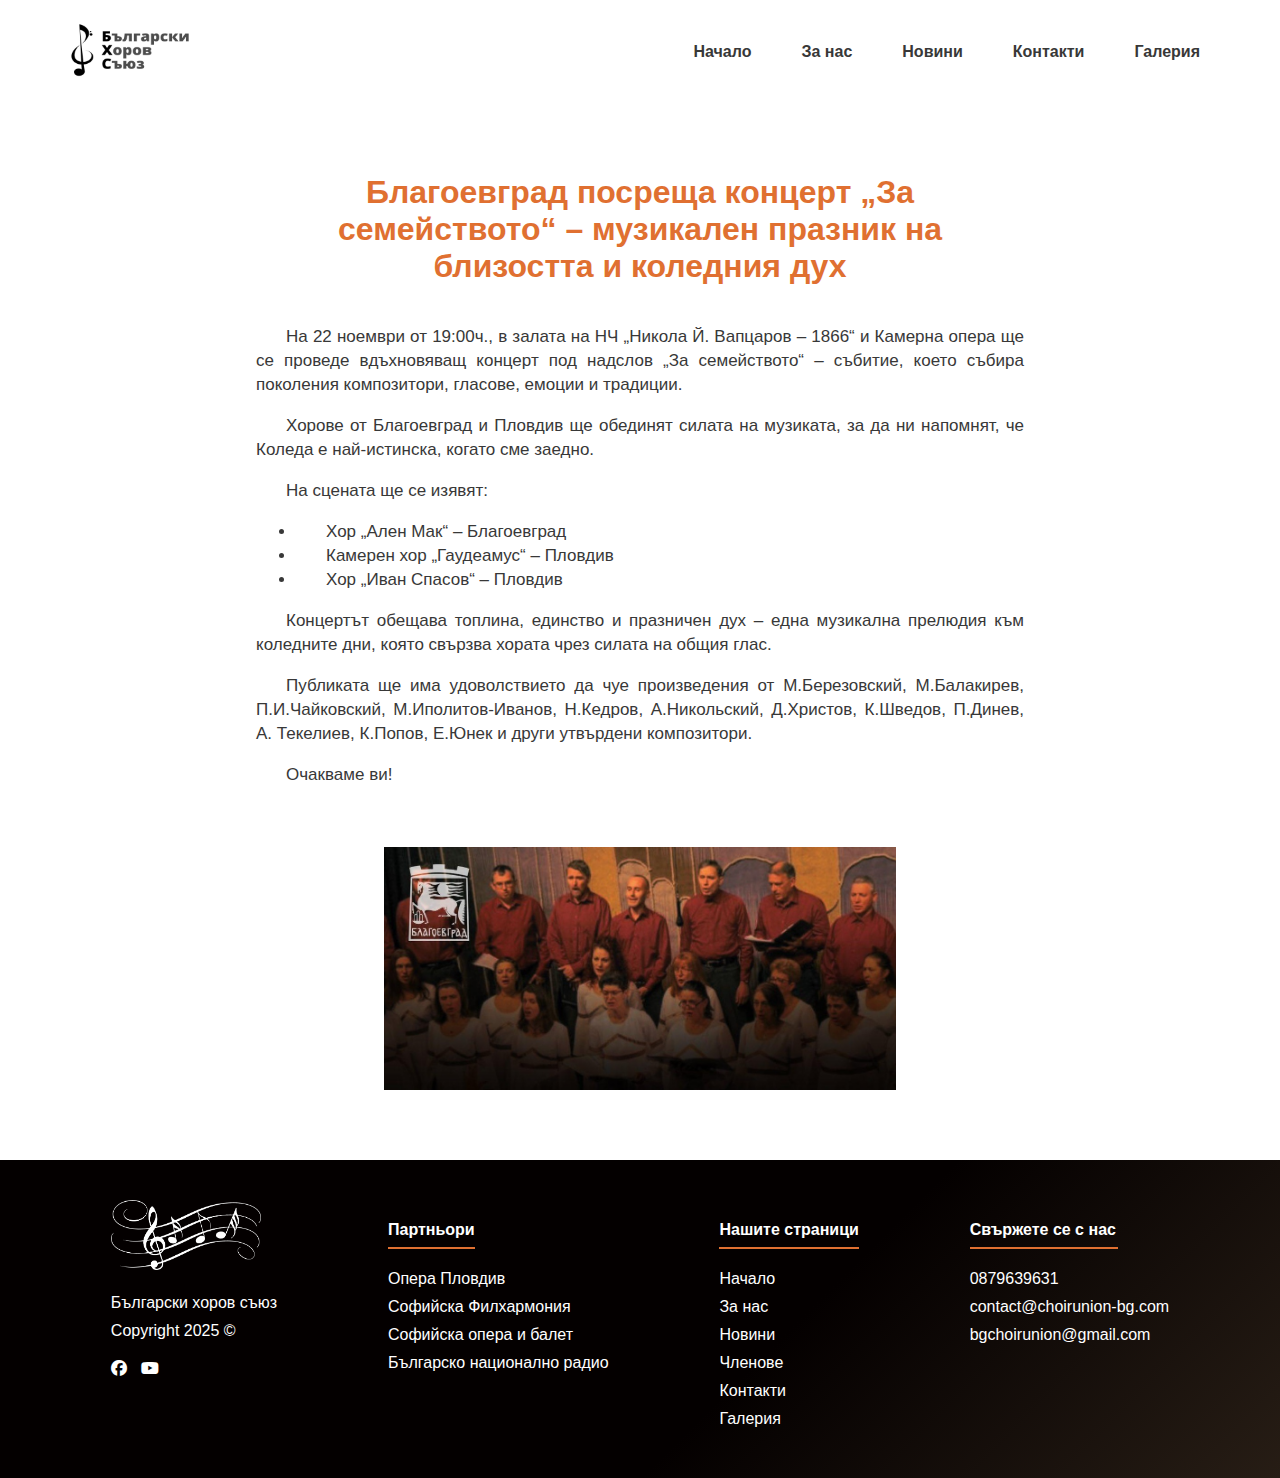
<file: za_semeistvoto.html>
<!DOCTYPE html>
<html lang="en">
<head>
	<meta charset="UTF-8">
	<meta name="viewport" content="width=device-width, initial-scale=1.0">
	<meta name="description" content="На 22 ноември от 19:00ч., в залата на НЧ „Никола Й. Вапцаров – 1866“ и Камерна опера ще се проведе вдъхновяващ концерт под надслов „За семейството“ – събитие, което събира поколения композитори, гласове, емоции и традиции.">
	<title>Благоевград посреща концерт „За семейството“ – музикален празник на близостта и коледния дух</title>
	<link rel="stylesheet" href="style.css">
	<link rel="stylesheet" href="https://cdnjs.cloudflare.com/ajax/libs/font-awesome/6.5.1/css/all.min.css">
	<link rel="icon" type="image/png" href="images/note_icon.png">
</head>
<body>
	<div class="nav-bar">
		<a href="index.html"><img src="images/logo.jpg" alt="Български Хоров Съюз лого" class="logo"></a>
		<ul class="menu">
			<li class="menu-item"><a href="index.html" class="menu-link">Начало</a></li>
			<li class="menu-item"><a href="zanas.html" class="menu-link">За нас</a></li>
			<li class="menu-item"><a href="novini.html" class="menu-link">Новини</a></li>
			<li class="menu-item"><a href="kontakti.html" class="menu-link">Контакти</a></li>
			<li class="menu-item"><a href="galeriq.html" class="menu-link">Галерия</a></li>
		</ul>
	</div>

	<div class="novina">
		<h1 class="novina-title">Благоевград посреща концерт „За семейството“ – музикален празник на близостта и коледния дух</h1>
		<p class="novina-text">На 22 ноември от 19:00ч., в залата на НЧ „Никола Й. Вапцаров – 1866“ и Камерна опера ще се проведе вдъхновяващ концерт под надслов „За семейството“ – събитие, което събира поколения композитори, гласове, емоции и традиции.</p>
		<p class="novina-text">Хорове от Благоевград и Пловдив ще обединят силата на музиката, за да ни напомнят, че Коледа е най-истинска, когато сме заедно.</p>
		<p class="novina-text">На сцената ще се изявят:</p>
		<ul class="novina-text">
			<li>Хор „Ален Мак“ – Благоевград</li>
			<li>Камерен хор „Гаудеамус“ – Пловдив</li>
			<li>Хор „Иван Спасов“ – Пловдив</li>
		</ul>
		<p class="novina-text">Концертът обещава топлина, единство и празничен дух – една музикална прелюдия към коледните дни, която свързва хората чрез силата на общия глас.</p>
		<p class="novina-text">Публиката ще има удоволствието да чуе произведения от М.Березовский, М.Балакирев, П.И.Чайковский, М.Иполитов-Иванов, Н.Кедров, А.Никольский, Д.Христов, К.Шведов, П.Динев, А. Текелиев, К.Попов, Е.Юнек и други утвърдени композитори.</p>
		<p class="novina-text">Очакваме ви!</p>
		<img src="images/koncert-blagoevgrad.jpg" alt="За семейството" class="novina-img">
	</div>

	<div class="footer">
		<div class="sec-1">
			<img src="images/notes.png" alt="ноти" class="footer-logo">
			<div class="copyright">
				<p class="copyright-text">Български хоров съюз</p>
				<p class="copyright-text">Copyright 2025 &copy;</p>
			</div>
			<div class="footer-socials">
				<a href="https://www.facebook.com/bgchoirunion/?locale=bg_BG" target="_blaknk" id="facebook"><i class="fa-brands fa-facebook"></i></a>
				<a href="https://www.youtube.com/channel/UC4rZUtNsXGR4w4XXzXcRNqg" target="_blaknk" id="youtube"><i class="fa-brands fa-youtube"></i></a>
			</div>
		</div>

		<div class="sec-2">
			<h4 class="footer-titles" id="partniori-text">Партньори</h4>
			<div class="partniori">
				<a href="https://operaplovdiv.bg/" target="_blank" class="footer-link">Опера Пловдив<a>
				<a href="https://sofiaphilharmonic.com/" target="_blank" class="footer-link">Софийска Филхармония</a>
				<a href="https://www.operasofia.bg/" target="_blank" class="footer-link">Софийска опера и балет</a>
				<a href="https://bnr.bg/" target="_blank" class="footer-link">Българско национално радио</a>
			</div>
		</div>

		<div class="sec-3">
			<h4 class="footer-titles">Нашите страници</h4>
			<div class="stranici">
				<a href="index.html" class="footer-link">Начало</a>
				<a href="zanas.html" class="footer-link">За нас</a>
				<a href="novini.html" class="footer-link">Новини</a>
				<a href="chlenove.html" class="footer-link">Членове</a>
				<a href="kontakti.html" class="footer-link">Контакти</a>
				<a href="galeriq.html" class="footer-link">Галерия</a>
			</div>
		</div>

		<div class="sec-4">
			<h4 class="footer-titles" id="kontakti-text">Свържете се с нас</h4>
			<div class="kontakti">
				<p class="copyright-text">0879639631</p>
				<p class="copyright-text">contact@choirunion-bg.com</p>
				<p class="copyright-text">bgchoirunion@gmail.com</p>
			</div>
		</div>
	</div>
</body>
</html>
</file>
<file: style.css>
* {
	font-family: "Arial";
}
body {
	margin: 0;
}
.nav-bar {
	display: flex;
	justify-content: space-between;
	flex-wrap: wrap;
	align-items: center;
}
.logo {
	height: 100px;
	width: 200px;
	margin-left: 30px;
}
.menu-link {
	text-decoration: none;
	color: #383838;
	font-weight: 600;
	transition-duration: 0.2s;
}
.menu-item {
	list-style-type: none;
	margin-right: 50px;
}
.menu {
	display: flex;
	align-items: center;
	margin-right: 30px;
	flex-wrap: wrap;
	justify-content: center;
}
.menu-link:hover {
	color: #e07031;
}
.hero-img {
	width: 100%;
	filter: brightness(20%);
}
.hero-section {
	position: relative;
}
.hero-text {
	position: absolute;
	top: 30%;
	left: 10%;
	color: white;
}
.hero-paragraph {
	margin-bottom: 50px;
	font-size: 22px;
	line-height: 30px;
}
.hero-button1 {
	background: #e07031;
	border: 2px solid #e07031;
	color: white;
	padding: 10px 40px;
	font-size: 20px;
	font-weight: 500;
	transition-duration: 0.2s;
	cursor: pointer;
}
.hero-button2 {
	background: none;
	border: 2px solid #e07031;
	color: white;
	padding: 10px 30px;
	font-size: 20px;
	font-weight: 500;
	transition-duration: 0.2s;
	cursor: pointer;
}
.hero-title {
	font-weight: 700;
	font-size: 55px;
}
.hero-buttons {
	display: flex;
	gap: 15px;
}
.hero-button1:hover {
	background: white;
	color: #383838;
	border: 2px solid white;
}
.hero-button2:hover {
	background: white;
	color: #383838;
}
.first-section {
	display: flex;
	justify-content: center;
	gap: 8%;
	margin-top: 8%;
	margin-bottom: 8%;
}
.first-left {
	width: 28%;
}
.first-paragraph {
	margin-bottom: 40px;
	margin-top: 30px;
	line-height: 24px;
	color: #383838;
	font-size: 18px;
}
.first-title {
	color: #e07031;
	font-weight: 700;
	font-size: 50px;
	margin: 0px;
	margin-top: 11%;
}
.first-button {
	background: #e07031;
	border: 2px solid #e07031;
	color: white;
	padding: 10px 40px;
	font-size: 20px;
	font-weight: 500;
	transition-duration: 0.2s;
	cursor: pointer;
}
.first-button:hover {
	background: white;
	color: #383838;
}
.first-right-img {
	height: 23%;
	width: 23%;
	border-radius: 20px;
}
.predstoqshti-row {
	display: flex;
	align-items: center;
	padding: 20px 0;
}
.predstoqshti-title {
	display: flex;
	justify-content: center;
	padding-top: 30px;
	padding-bottom: 20px;
	color: #383838;
}
.predstoqshti-img {
	width: 180px;
	height: 90px;
	margin: 0 40px;
}
.predstoqshti-col3 {
	display: flex;
	flex-direction: column;
	gap: 5px;
}
.date {
	width: 120px;
	font-size: 18px;
	text-align: right;
}
.subitie-title {
	font-size: 21px;
	color: #e07031;
	font-weight: 700;
	margin: 0;
}
.subitie-location {
	margin: 0;
}
.subitie-date {
	margin: 0;
	color: #e07031;
	font-weight: 700;
}
.second-section {
	background: #eeeeee;
	width: 70%;
	margin: 50px auto;
	border-radius: 20px;
	padding: 20px 60px;
}
hr {
	border: 0;
	border-top: 1px solid #ccc;
	margin: 0;
}
.third-section {
	display: flex;
	justify-content: center;
	gap: 7%;
	align-items: center;
	margin-top: 8%;
	margin-bottom: 8%;
	flex-wrap: wrap;
}
.footer-logo {
	height: 70px;
	width: 150px;
	margin-bottom: 20px;
}
.footer {
	display: flex;
	justify-content: space-evenly;
	padding-bottom: 40px;
	background: #040000;
	color: white;
	padding-top: 40px;
	background: linear-gradient(135deg, #040000 60%, #271d15);
}
.copyright-text {
	margin: 0;
	margin-bottom: 10px;
}
.footer-socials {
	margin-top: 20px;
}
#facebook {
	margin-right: 10px;
	color: white;
	transition-duration: 0.2s;
}
#youtube {
	color: white;
	transition-duration: 0.2s;
}
#facebook:hover {
	color: #e07031;
}
#youtube:hover {
	color: #e07031;
}
.footer-link {
	color: white;
	text-decoration: none;
	margin-bottom: 10px;
	transition-duration: 0.2s;
}
.footer-link:hover {
	color: #e07031;
}
.stranici {
	display: flex;
	flex-direction: column;
}
.partniori {
	display: flex;
	flex-direction: column;
}
.kontakti {
	display: flex;
	flex-direction: column;
}
.footer-titles {
	border-bottom: 2px solid #e07031;
	padding-bottom: 8px;
}
#partniori-text {
	width: 87px;
}
#kontakti-text {
	width: 148px;
}
.suvet-section {
	display: flex;
	align-items: center;
	gap: 2%;
	box-shadow: rgba(0, 0, 0, 0.16) 0px 1px 4px;
	width: 610px;
	margin: 0 auto;
	margin-top: 60px;
	padding: 10px;
}
.suvet-img {
	width: 300px;
}
.suvet-text {
	width: 300px;
}
.text-center {
	text-align: center;
}
#zanas-video {
	display: block;
	margin: 0 auto;
	margin-top: 70px;
	margin-bottom: 90px;
	border: 5px outset #e07031;
}
.news-container {
	display: flex;
	flex-direction: column;
	width: 350px;
	height: 550px;
}
.news {
	display: flex;
	justify-content: center;
	gap: 3%;
	margin-bottom: 70px;
}
.news-img {
	height: 200px;
	weight: 200px;
}
.novini-button {
	background: #e07031;
	border: 2px solid #e07031;
	color: white;
	padding: 5px 35px;
	font-size: 17px;
	font-weight: 500;
	transition-duration: 0.2s;
	cursor: pointer;
}
.novini-button:hover {
	background: white;
	color: #383838;
}
.news-title {
	margin-bottom: 0;
	margin-bottom: 10px;
}
.novini-section {
	margin-top: 70px;
	margin-bottom: 100px;
}
.news-paragraph {
	line-height: 24px;
	color: #383838;
	font-size: 17px;
}
.container {
	padding: 20px;
	box-shadow: rgba(0, 0, 0, 0.24) 0px 3px 8px;
}
.zanas-text, .novina-text {
	line-height: 24px;
	font-size: 17px;
	margin-left: 20%;
	margin-right: 20%;
	text-indent: 30px;
	text-align: justify;
}
.zanas-title {
	margin: 0 auto;
	margin-bottom: 40px;
	border-bottom: 1px solid #e07031;
	width: 400px;
	padding-bottom: 5px;
}
.zanas, .novina {
	margin-bottom: 70px;
	margin-top: 70px;
	color: #383838;
}
.suvet-imena {
	color: #e07031;
}
.contact {
	display: flex;
	margin: 0 auto;
	margin-top: 70px;
	margin-bottom: 90px;
	box-shadow: rgba(0, 0, 0, 0.24) 0px 3px 8px;
	width: 950px;
	border-radius: 10px;
}
.contact-form {
	display: flex;
	flex-direction: column;
	background: #e07031;
	padding: 40px;
	border-top-right-radius: 10px;
	border-bottom-right-radius: 10px;
}
.contact-info {
	padding: 40px;
	margin-top: 40px;
}
.info {
	display: flex;
	align-items: center;
}
.info-text {
	margin: 0;
	margin-left: 10px;
	margin-top: 5px;
	margin-bottom: 5px;
	color: #383838;
	font-size: 17px;
}
.input {
	border: 1px solid white;
	background: #e07031;
	border-radius: 5em;
	padding: 12px;
	padding-right: 40px;
	margin-bottom: 15px;
	color: white;
	width: 340px;
}
.input::placeholder, #textarea-input::placeholder {
	color: white;
	font-size: 17px;
}
.contact-form-title {
	color: white;
}
#textarea-input {
	border: 1px solid white;
	background: #e07031;
	border-radius: 20px;
	padding: 12px;
	margin-bottom: 15px;
	color: white;
}
#contact-button {
	border: 1px solid white;
	width: 100px;
	background: white;
	color: #e07031;
	font-size: 17px;
	border-radius: 5em;
	padding: 10px;
	transition-duration: 0.2s;
	cursor: pointer;
}
#contact-button:hover {
	background: #e07031;
	color: white;
}
.fa-solid {
	color: #e07031;
}
.info-container {
	margin-top: 30px;
}
.galeriq-row {
  display: flex;
  flex-wrap: wrap;
  padding: 0 4px;
}
.galeriq-column {
  flex: 25%;
  padding: 0 4px;
}
.galeriq-img {
	margin-top: 5px;
	vertical-align: center;
	width: 100%;
	border-radius: 5px;
	cursor: pointer;
}
.galeriq {
	margin-top: 50px;
	margin-bottom: 70px;
}
.full-img {
	width: 100%;
	height: 100%;
	background: rgba(0,0,0,0.9);
	position: fixed;
	display: none;
	top: 0;
	align-items: center;
	justify-content: center;
}
span {
	position: absolute;
	top: 5%;
	right: 5%;
	font-size: 50px;
	color: white;
	cursor: pointer;
}
.novina-title {
	text-align: center;
	margin-bottom: 40px;
	color: #e07031;
	margin-left: 20%;
	margin-right: 20%;
}
.novina-img {
	display: block;
	margin: 0 auto;
	margin-top: 60px;
	width: 40%;
}
</file>
